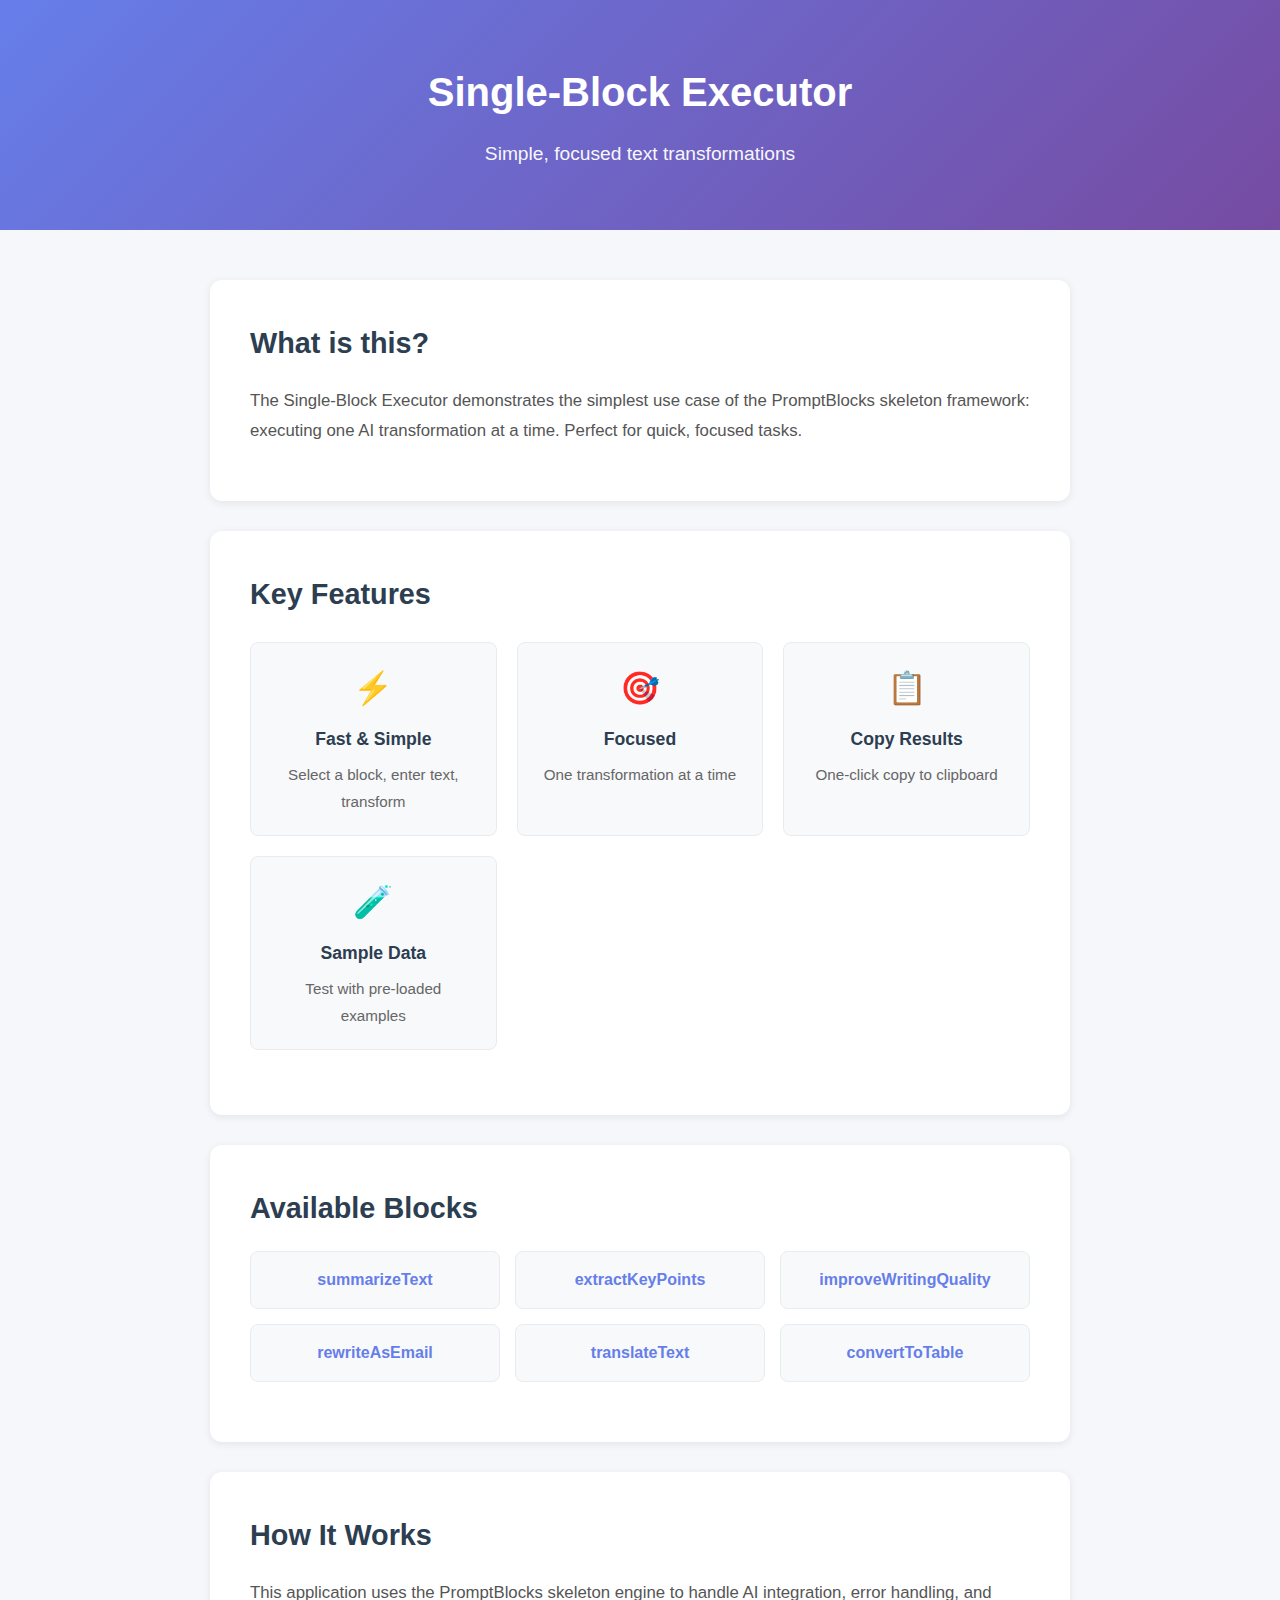
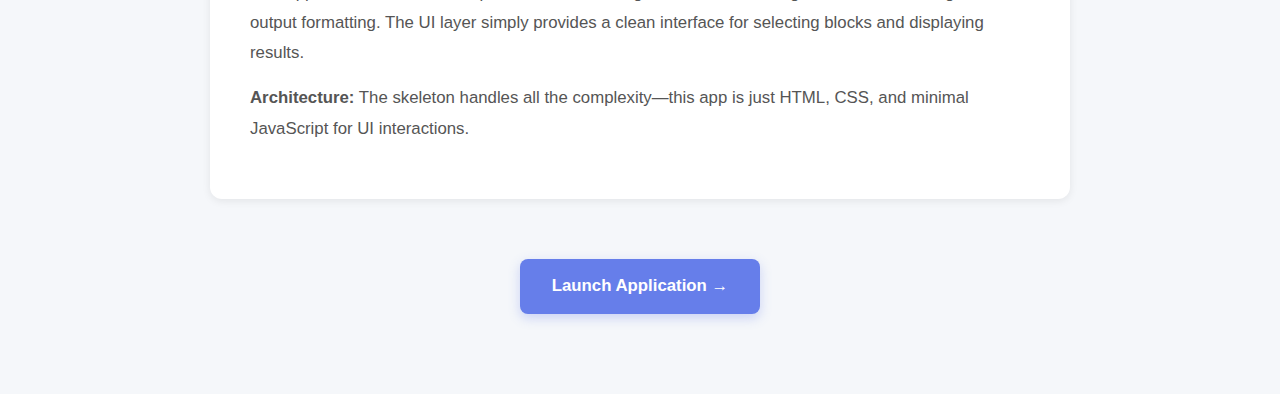
<file: app_personal/landing.html>
<!DOCTYPE html>
<html lang="en">
<head>
    <meta charset="UTF-8">
    <meta name="viewport" content="width=device-width, initial-scale=1.0">
    <title>Single-Block Executor - PromptBlocks</title>
    <style>
        * {
            margin: 0;
            padding: 0;
            box-sizing: border-box;
        }

        body {
            font-family: -apple-system, BlinkMacSystemFont, 'Segoe UI', Roboto, Oxygen, Ubuntu, Cantarell, sans-serif;
            line-height: 1.6;
            color: #333;
            background: #f5f7fa;
        }

        header {
            background: linear-gradient(135deg, #667eea 0%, #764ba2 100%);
            color: white;
            padding: 60px 20px;
            text-align: center;
        }

        h1 {
            font-size: 2.5rem;
            margin-bottom: 15px;
            font-weight: 700;
        }

        .subtitle {
            font-size: 1.2rem;
            opacity: 0.95;
        }

        .container {
            max-width: 900px;
            margin: 0 auto;
            padding: 50px 20px;
        }

        .section {
            background: white;
            border-radius: 12px;
            padding: 40px;
            margin-bottom: 30px;
            box-shadow: 0 2px 8px rgba(0, 0, 0, 0.08);
        }

        .section h2 {
            color: #2c3e50;
            font-size: 1.8rem;
            margin-bottom: 20px;
            font-weight: 600;
        }

        .section p {
            color: #555;
            font-size: 1.05rem;
            line-height: 1.8;
            margin-bottom: 15px;
        }

        .feature-grid {
            display: grid;
            grid-template-columns: repeat(auto-fit, minmax(200px, 1fr));
            gap: 20px;
            margin: 25px 0;
        }

        .feature-item {
            background: #f8f9fb;
            padding: 20px;
            border-radius: 8px;
            text-align: center;
            border: 1px solid #e8ecef;
        }

        .feature-icon {
            font-size: 2rem;
            margin-bottom: 10px;
        }

        .feature-item h3 {
            color: #2c3e50;
            font-size: 1.1rem;
            margin-bottom: 8px;
        }

        .feature-item p {
            color: #666;
            font-size: 0.95rem;
            margin: 0;
        }

        .cta-button {
            display: inline-block;
            padding: 14px 32px;
            background: #667eea;
            color: white;
            text-decoration: none;
            border-radius: 8px;
            font-size: 1.05rem;
            font-weight: 600;
            transition: all 0.3s ease;
            box-shadow: 0 4px 12px rgba(102, 126, 234, 0.3);
        }

        .cta-button:hover {
            background: #5568d3;
            transform: translateY(-2px);
            box-shadow: 0 6px 16px rgba(102, 126, 234, 0.4);
        }

        .blocks-list {
            display: grid;
            grid-template-columns: repeat(auto-fit, minmax(250px, 1fr));
            gap: 15px;
            margin: 20px 0;
        }

        .block-tag {
            background: #f8f9fb;
            padding: 15px;
            border-radius: 8px;
            text-align: center;
            color: #667eea;
            font-weight: 600;
            border: 1px solid #e8ecef;
        }

        .cta-section {
            text-align: center;
            padding: 30px 0;
        }
    </style>
</head>
<body>
    <header>
        <h1>Single-Block Executor</h1>
        <p class="subtitle">Simple, focused text transformations</p>
    </header>

    <div class="container">
        <div class="section">
            <h2>What is this?</h2>
            <p>
                The Single-Block Executor demonstrates the simplest use case of the PromptBlocks skeleton framework: 
                executing one AI transformation at a time. Perfect for quick, focused tasks.
            </p>
        </div>

        <div class="section">
            <h2>Key Features</h2>
            <div class="feature-grid">
                <div class="feature-item">
                    <div class="feature-icon">⚡</div>
                    <h3>Fast & Simple</h3>
                    <p>Select a block, enter text, transform</p>
                </div>
                <div class="feature-item">
                    <div class="feature-icon">🎯</div>
                    <h3>Focused</h3>
                    <p>One transformation at a time</p>
                </div>
                <div class="feature-item">
                    <div class="feature-icon">📋</div>
                    <h3>Copy Results</h3>
                    <p>One-click copy to clipboard</p>
                </div>
                <div class="feature-item">
                    <div class="feature-icon">🧪</div>
                    <h3>Sample Data</h3>
                    <p>Test with pre-loaded examples</p>
                </div>
            </div>
        </div>

        <div class="section">
            <h2>Available Blocks</h2>
            <div class="blocks-list">
                <div class="block-tag">summarizeText</div>
                <div class="block-tag">extractKeyPoints</div>
                <div class="block-tag">improveWritingQuality</div>
                <div class="block-tag">rewriteAsEmail</div>
                <div class="block-tag">translateText</div>
                <div class="block-tag">convertToTable</div>
            </div>
        </div>

        <div class="section">
            <h2>How It Works</h2>
            <p>
                This application uses the PromptBlocks skeleton engine to handle AI integration, error handling, 
                and output formatting. The UI layer simply provides a clean interface for selecting blocks and 
                displaying results.
            </p>
            <p>
                <strong>Architecture:</strong> The skeleton handles all the complexity—this app is just 
                HTML, CSS, and minimal JavaScript for UI interactions.
            </p>
        </div>

        <div class="cta-section">
            <a href="index.html" class="cta-button">Launch Application →</a>
        </div>
    </div>
</body>
</html>
</file>
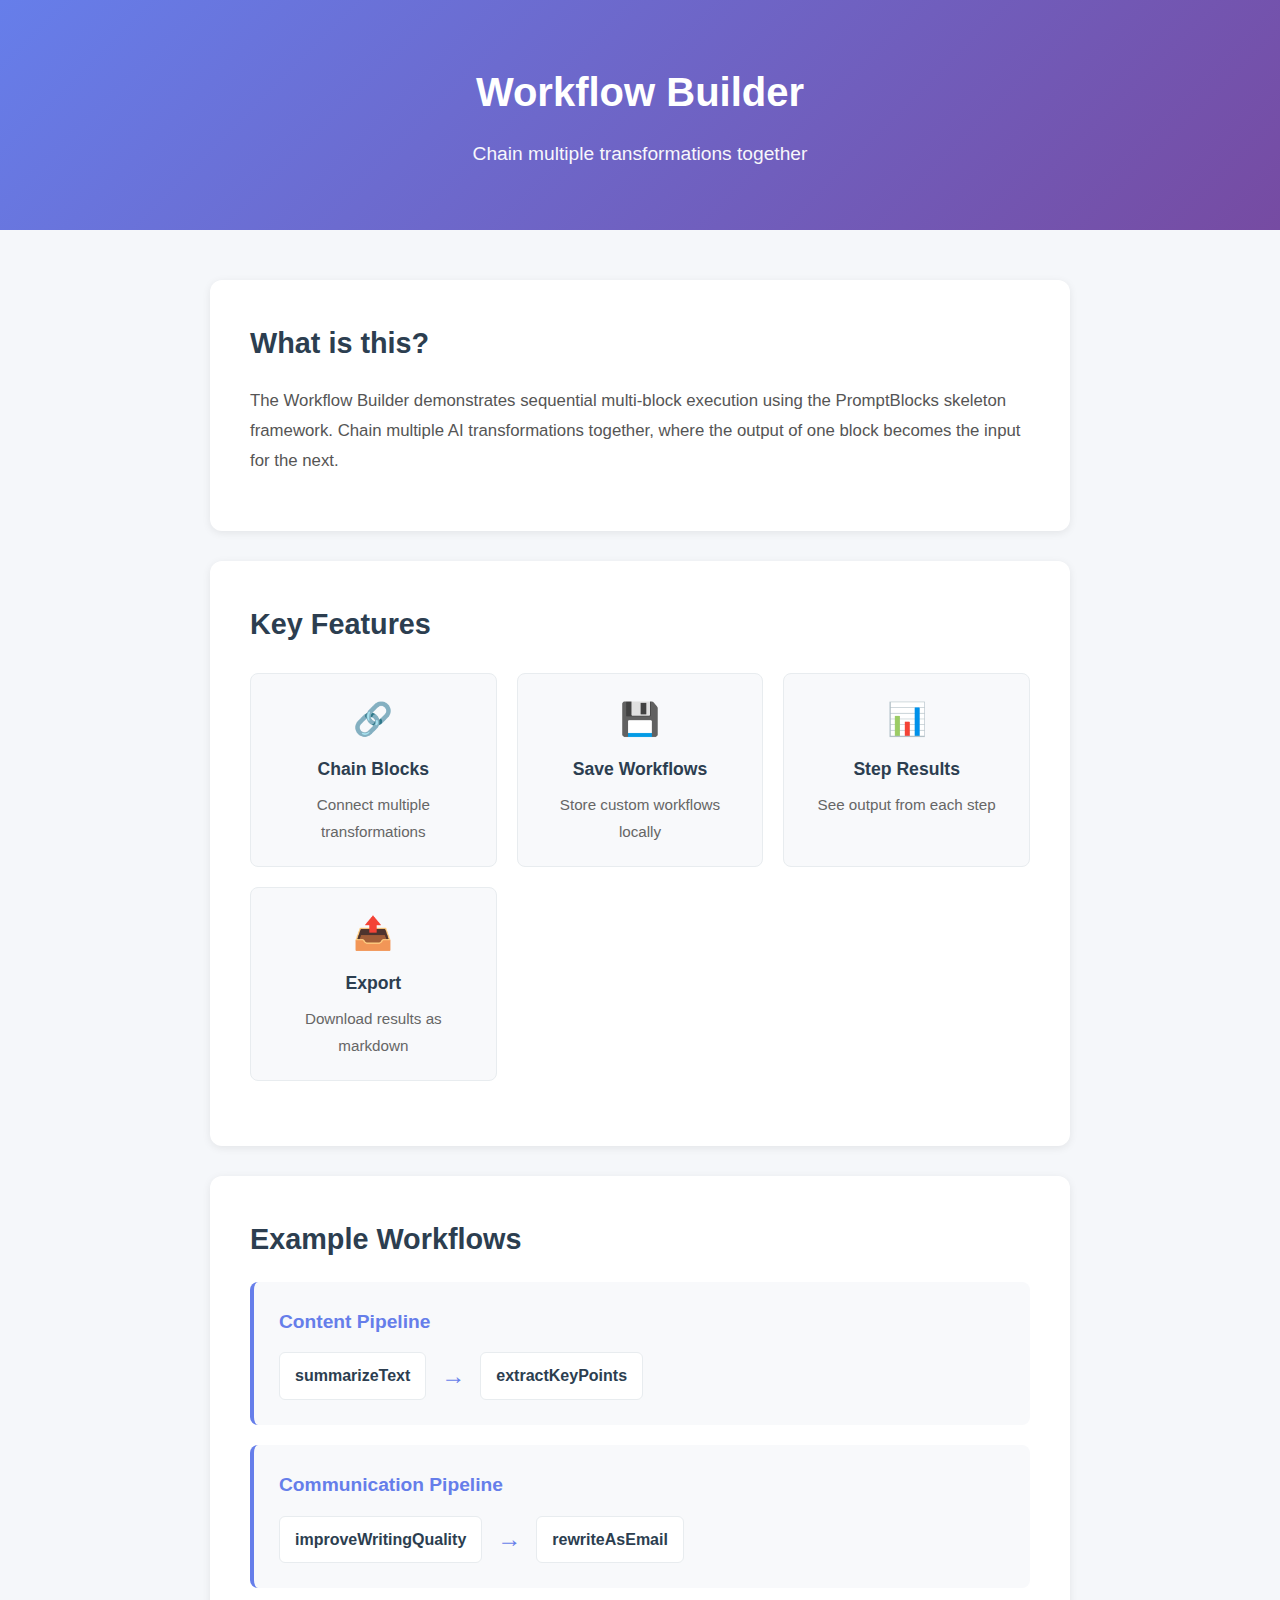
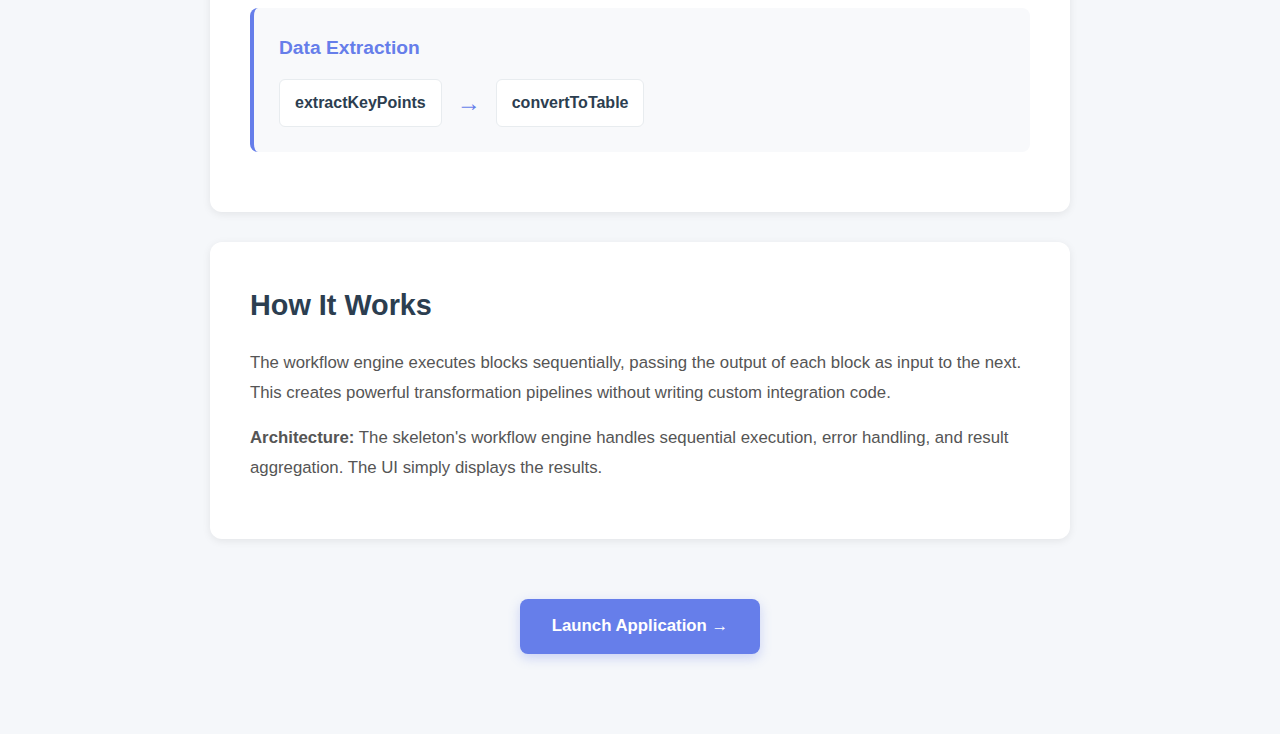
<file: app_workflow/landing.html>
<!DOCTYPE html>
<html lang="en">
<head>
    <meta charset="UTF-8">
    <meta name="viewport" content="width=device-width, initial-scale=1.0">
    <title>Workflow Builder - PromptBlocks</title>
    <style>
        * {
            margin: 0;
            padding: 0;
            box-sizing: border-box;
        }

        body {
            font-family: -apple-system, BlinkMacSystemFont, 'Segoe UI', Roboto, Oxygen, Ubuntu, Cantarell, sans-serif;
            line-height: 1.6;
            color: #333;
            background: #f5f7fa;
        }

        header {
            background: linear-gradient(135deg, #667eea 0%, #764ba2 100%);
            color: white;
            padding: 60px 20px;
            text-align: center;
        }

        h1 {
            font-size: 2.5rem;
            margin-bottom: 15px;
            font-weight: 700;
        }

        .subtitle {
            font-size: 1.2rem;
            opacity: 0.95;
        }

        .container {
            max-width: 900px;
            margin: 0 auto;
            padding: 50px 20px;
        }

        .section {
            background: white;
            border-radius: 12px;
            padding: 40px;
            margin-bottom: 30px;
            box-shadow: 0 2px 8px rgba(0, 0, 0, 0.08);
        }

        .section h2 {
            color: #2c3e50;
            font-size: 1.8rem;
            margin-bottom: 20px;
            font-weight: 600;
        }

        .section p {
            color: #555;
            font-size: 1.05rem;
            line-height: 1.8;
            margin-bottom: 15px;
        }

        .feature-grid {
            display: grid;
            grid-template-columns: repeat(auto-fit, minmax(200px, 1fr));
            gap: 20px;
            margin: 25px 0;
        }

        .feature-item {
            background: #f8f9fb;
            padding: 20px;
            border-radius: 8px;
            text-align: center;
            border: 1px solid #e8ecef;
        }

        .feature-icon {
            font-size: 2rem;
            margin-bottom: 10px;
        }

        .feature-item h3 {
            color: #2c3e50;
            font-size: 1.1rem;
            margin-bottom: 8px;
        }

        .feature-item p {
            color: #666;
            font-size: 0.95rem;
            margin: 0;
        }

        .workflow-example {
            background: #f8f9fb;
            padding: 25px;
            border-radius: 8px;
            margin: 20px 0;
            border-left: 4px solid #667eea;
        }

        .workflow-example h3 {
            color: #667eea;
            margin-bottom: 15px;
            font-size: 1.2rem;
        }

        .workflow-steps {
            display: flex;
            align-items: center;
            gap: 15px;
            flex-wrap: wrap;
        }

        .workflow-step {
            background: white;
            padding: 10px 15px;
            border-radius: 6px;
            color: #2c3e50;
            font-weight: 600;
            border: 1px solid #e8ecef;
        }

        .workflow-arrow {
            color: #667eea;
            font-size: 1.5rem;
        }

        .cta-button {
            display: inline-block;
            padding: 14px 32px;
            background: #667eea;
            color: white;
            text-decoration: none;
            border-radius: 8px;
            font-size: 1.05rem;
            font-weight: 600;
            transition: all 0.3s ease;
            box-shadow: 0 4px 12px rgba(102, 126, 234, 0.3);
        }

        .cta-button:hover {
            background: #5568d3;
            transform: translateY(-2px);
            box-shadow: 0 6px 16px rgba(102, 126, 234, 0.4);
        }

        .cta-section {
            text-align: center;
            padding: 30px 0;
        }
    </style>
</head>
<body>
    <header>
        <h1>Workflow Builder</h1>
        <p class="subtitle">Chain multiple transformations together</p>
    </header>

    <div class="container">
        <div class="section">
            <h2>What is this?</h2>
            <p>
                The Workflow Builder demonstrates sequential multi-block execution using the PromptBlocks skeleton framework. 
                Chain multiple AI transformations together, where the output of one block becomes the input for the next.
            </p>
        </div>

        <div class="section">
            <h2>Key Features</h2>
            <div class="feature-grid">
                <div class="feature-item">
                    <div class="feature-icon">🔗</div>
                    <h3>Chain Blocks</h3>
                    <p>Connect multiple transformations</p>
                </div>
                <div class="feature-item">
                    <div class="feature-icon">💾</div>
                    <h3>Save Workflows</h3>
                    <p>Store custom workflows locally</p>
                </div>
                <div class="feature-item">
                    <div class="feature-icon">📊</div>
                    <h3>Step Results</h3>
                    <p>See output from each step</p>
                </div>
                <div class="feature-item">
                    <div class="feature-icon">📤</div>
                    <h3>Export</h3>
                    <p>Download results as markdown</p>
                </div>
            </div>
        </div>

        <div class="section">
            <h2>Example Workflows</h2>
            
            <div class="workflow-example">
                <h3>Content Pipeline</h3>
                <div class="workflow-steps">
                    <div class="workflow-step">summarizeText</div>
                    <div class="workflow-arrow">→</div>
                    <div class="workflow-step">extractKeyPoints</div>
                </div>
            </div>

            <div class="workflow-example">
                <h3>Communication Pipeline</h3>
                <div class="workflow-steps">
                    <div class="workflow-step">improveWritingQuality</div>
                    <div class="workflow-arrow">→</div>
                    <div class="workflow-step">rewriteAsEmail</div>
                </div>
            </div>

            <div class="workflow-example">
                <h3>Data Extraction</h3>
                <div class="workflow-steps">
                    <div class="workflow-step">extractKeyPoints</div>
                    <div class="workflow-arrow">→</div>
                    <div class="workflow-step">convertToTable</div>
                </div>
            </div>
        </div>

        <div class="section">
            <h2>How It Works</h2>
            <p>
                The workflow engine executes blocks sequentially, passing the output of each block as input to the next. 
                This creates powerful transformation pipelines without writing custom integration code.
            </p>
            <p>
                <strong>Architecture:</strong> The skeleton's workflow engine handles sequential execution, error handling, 
                and result aggregation. The UI simply displays the results.
            </p>
        </div>

        <div class="cta-section">
            <a href="index.html" class="cta-button">Launch Application →</a>
        </div>
    </div>
</body>
</html>
</file>
